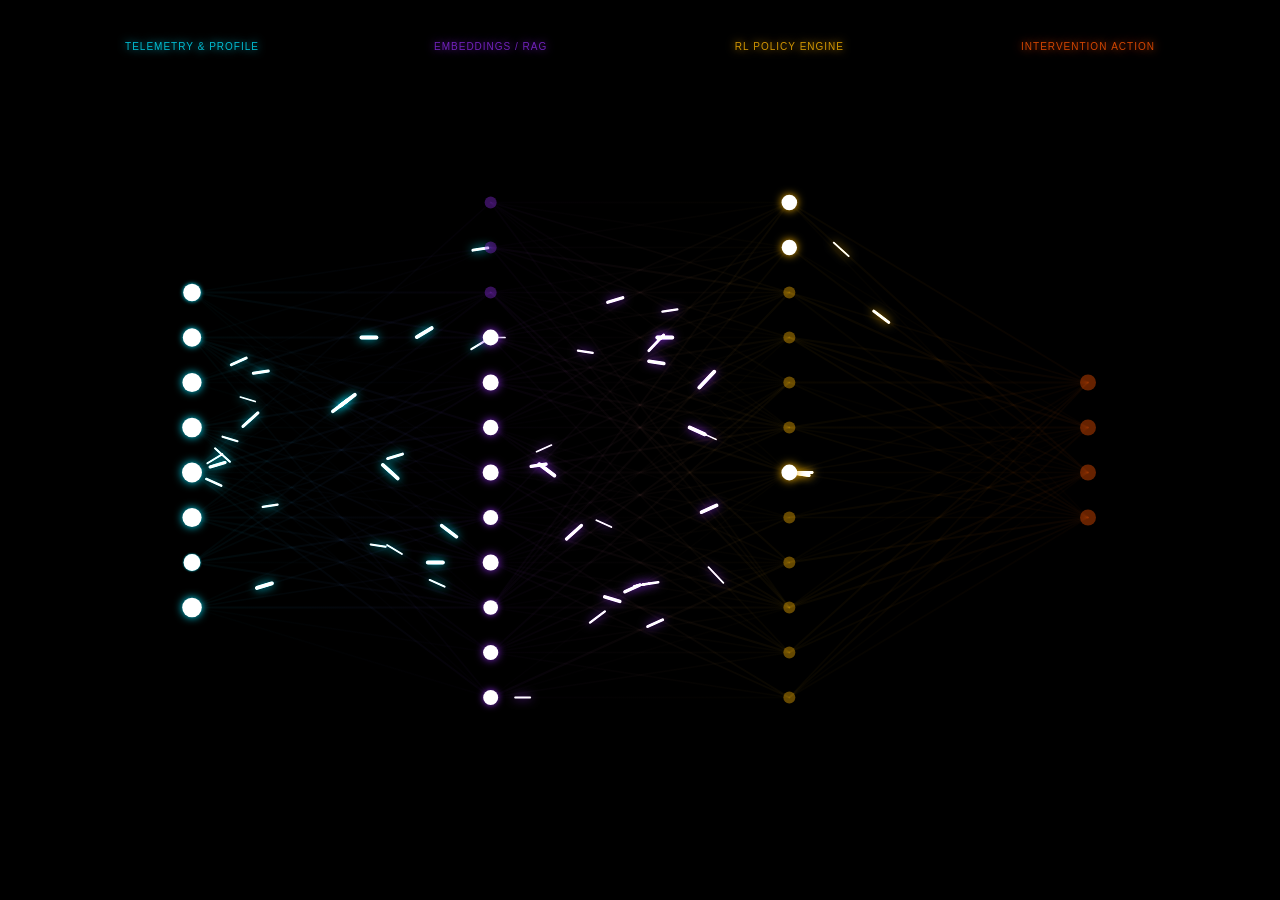
<file: project-bolt-sb1-joxlbqes/project/public/neural_network.html>
<!DOCTYPE html>
<html lang="en">
<head>
  <meta charset="UTF-8">
  <meta name="viewport" content="width=device-width, initial-scale=1.0">
  <title>System Architecture & Data Flow</title>
  <link rel="preconnect" href="https://fonts.googleapis.com">
  <link rel="preconnect" href="https://fonts.gstatic.com" crossorigin>
  <link href="https://fonts.googleapis.com/css2?family=Outfit:wght@300;400;500;600;700&family=JetBrains+Mono:wght@300;400;500&display=swap" rel="stylesheet">
  
  <style>
    :root {
      --bg-color: #000000;
      --text-color: #f1f3f9;
      --text-muted: #8e99a7;
      
      --cyan: #00e5ff;
      --violet: #8a2be2;
      --amber: #ffb703;
      --orange: #ff5500;
      
      --font-sans: 'Outfit', -apple-system, sans-serif;
    }

    * {
      box-sizing: border-box;
      margin: 0;
      padding: 0;
    }

    body {
      background-color: var(--bg-color);
      color: var(--text-color);
      font-family: var(--font-sans);
      overflow: hidden;
      width: 100vw;
      height: 100vh;
      display: flex;
      justify-content: center;
      align-items: center;
      position: relative;
    }

    /* Subtle background ambient glow removed for pure black aesthetic */
    .ambient-glow {
      display: none;
    }

    canvas {
      position: absolute;
      top: 0;
      left: 0;
      width: 100%;
      height: 100%;
      z-index: 1;
    }
  </style>
</head>
<body>

  <div class="ambient-glow"></div>
  <canvas id="flowCanvas"></canvas>

  <script>
    const canvas = document.getElementById('flowCanvas');
    const ctx = canvas.getContext('2d', { alpha: true });

    let width, height;
    let nodes = [];
    let edges = [];
    let particles = [];
    let layerLabels = [];

    const LAYERS = [
      { name: "Telemetry & Profile", count: 8, color: '#00e5ff' },
      { name: "Embeddings / RAG", count: 12, color: '#8a2be2' },
      { name: "RL Policy Engine", count: 12, color: '#ffb703' },
      { name: "Intervention Action", count: 4, color: '#ff5500' }
    ];

    function resize() {
      width = window.innerWidth;
      height = window.innerHeight;
      const dpr = window.devicePixelRatio || 1;
      
      canvas.width = width * dpr;
      canvas.height = height * dpr;
      ctx.scale(dpr, dpr);
      
      initNetwork();
    }
    
    window.addEventListener('resize', resize);

    class Node {
      constructor(layerIdx, nodeIdx, totalInLayer, x, y, color) {
        this.layerIdx = layerIdx;
        this.nodeIdx = nodeIdx;
        this.x = x;
        this.y = y;
        this.baseColor = color;
        
        // Visuals
        this.radius = layerIdx === 0 || layerIdx === 3 ? 8 : 6;
        this.pulse = 0; // Value from 0 to 1 for glow
      }

      draw(ctx) {
        // Base node
        ctx.beginPath();
        ctx.arc(this.x, this.y, this.radius + this.pulse * 2, 0, Math.PI * 2);
        
        if (this.pulse > 0.01) {
          ctx.shadowBlur = 10 * this.pulse;
          ctx.shadowColor = this.baseColor;
          ctx.fillStyle = '#fff';
        } else {
          ctx.shadowBlur = 0;
          ctx.fillStyle = this.baseColor;
          ctx.globalAlpha = 0.4;
        }
        
        ctx.fill();
        ctx.globalAlpha = 1.0;
        ctx.shadowBlur = 0;
        
        // Decay pulse
        if (this.pulse > 0) {
          this.pulse = Math.max(0, this.pulse - 0.05);
        }
      }
      
      trigger() {
        this.pulse = 1.0;
      }
    }

    class Edge {
      constructor(fromNode, toNode) {
        this.from = fromNode;
        this.to = toNode;
        // Random strength determines opacity and speed modifier
        this.strength = Math.random() * 0.7 + 0.3;
      }

      draw(ctx) {
        ctx.beginPath();
        ctx.moveTo(this.from.x, this.from.y);
        ctx.lineTo(this.to.x, this.to.y);
        
        // Gradient for edge
        const grad = ctx.createLinearGradient(this.from.x, this.from.y, this.to.x, this.to.y);
        grad.addColorStop(0, this.from.baseColor);
        grad.addColorStop(1, this.to.baseColor);
        
        ctx.strokeStyle = grad;
        ctx.globalAlpha = 0.05 * this.strength;
        ctx.lineWidth = 1 + this.strength;
        ctx.stroke();
        ctx.globalAlpha = 1.0;
      }
    }

    class Particle {
      constructor(edge) {
        this.edge = edge;
        this.progress = 0;
        // Speed depends on edge strength, increased for faster flow
        this.speed = (0.04 + Math.random() * 0.04) * edge.strength * 2.0;
        this.size = 2 + Math.random() * 3;
        this.color = edge.from.baseColor;
        this.active = true;
      }

      update() {
        this.progress += this.speed;
        if (this.progress >= 1.0) {
          this.active = false;
          // Trigger destination node
          this.edge.to.trigger();
          
          // Spawn new particles from the destination node if it's not the last layer
          if (this.edge.to.layerIdx < LAYERS.length - 1) {
            spawnParticlesFromNode(this.edge.to);
          }
        }
      }

      draw(ctx) {
        if (!this.active) return;
        
        const x = this.edge.from.x + (this.edge.to.x - this.edge.from.x) * this.progress;
        const y = this.edge.from.y + (this.edge.to.y - this.edge.from.y) * this.progress;
        
        const trailLen = 0.05;
        const tailProgress = Math.max(0, this.progress - trailLen);
        const tx = this.edge.from.x + (this.edge.to.x - this.edge.from.x) * tailProgress;
        const ty = this.edge.from.y + (this.edge.to.y - this.edge.from.y) * tailProgress;
        
        ctx.beginPath();
        ctx.moveTo(tx, ty);
        ctx.lineTo(x, y);
        
        ctx.shadowBlur = 10;
        ctx.shadowColor = this.color;
        ctx.strokeStyle = '#fff'; // Bright core
        ctx.lineWidth = this.size * 0.8;
        ctx.lineCap = 'round';
        
        ctx.stroke();
        ctx.shadowBlur = 0;
      }
    }

    function initNetwork() {
      nodes = [];
      edges = [];
      particles = [];
      layerLabels = [];
      
      const paddingX = width * 0.15;
      const startX = paddingX;
      const endX = width - paddingX;
      const stepX = (endX - startX) / (LAYERS.length - 1);
      
      const centerY = height / 2;
      
      // Create Nodes
      for (let l = 0; l < LAYERS.length; l++) {
        const layer = LAYERS[l];
        const x = startX + l * stepX;
        layerLabels.push({ text: layer.name, x: x, y: 50, color: layer.color });
        
        const nodeSpacing = Math.min(45, (height - 120) / layer.count);
        const startY = centerY - (layer.count - 1) * nodeSpacing / 2;
        
        for (let i = 0; i < layer.count; i++) {
          const y = startY + i * nodeSpacing;
          nodes.push(new Node(l, i, layer.count, x, y, layer.color));
        }
      }
      
      // Create Edges
      for (let l = 0; l < LAYERS.length - 1; l++) {
        const fromNodes = nodes.filter(n => n.layerIdx === l);
        const toNodes = nodes.filter(n => n.layerIdx === l + 1);
        
        for (const fromN of fromNodes) {
          // Connect to a subset of nodes in the next layer to avoid complete spaghetti
          // Higher chance to connect to nodes directly across
          for (const toN of toNodes) {
            const dy = Math.abs(fromN.y - toN.y);
            const prob = Math.max(0.1, 1.0 - (dy / (height * 0.6)));
            
            if (Math.random() < prob) {
              edges.push(new Edge(fromN, toN));
            }
          }
        }
      }
    }

    function spawnParticlesFromNode(node) {
      // Find edges leaving this node
      const leavingEdges = edges.filter(e => e.from === node);
      if (leavingEdges.length === 0) return;
      
      // Spawn 1 to 3 particles
      const count = 1 + Math.floor(Math.random() * 2);
      for (let i = 0; i < count; i++) {
        const edge = leavingEdges[Math.floor(Math.random() * leavingEdges.length)];
        particles.push(new Particle(edge));
      }
    }

    function spawnInitialData() {
      // Spawn particles at the input layer
      const inputNodes = nodes.filter(n => n.layerIdx === 0);
      if (inputNodes.length === 0) return;
      
      // Select 1-3 random input nodes
      const count = 1 + Math.floor(Math.random() * 3);
      for (let i = 0; i < count; i++) {
        const node = inputNodes[Math.floor(Math.random() * inputNodes.length)];
        node.trigger();
        spawnParticlesFromNode(node);
      }
    }

    let frameCount = 0;

    function render() {
      ctx.clearRect(0, 0, width, height);
      
      // Add a very subtle trail effect (requires not using clearRect entirely, but we want clean edges)
      // We will stick to clearRect for crispness
      
      ctx.globalCompositeOperation = 'screen';
      
      // Draw edges
      for (const edge of edges) {
        edge.draw(ctx);
      }
      
      // Update and draw particles
      ctx.globalCompositeOperation = 'lighter';
      for (let i = particles.length - 1; i >= 0; i--) {
        const p = particles[i];
        p.update();
        p.draw(ctx);
        if (!p.active) {
          particles.splice(i, 1);
        }
      }
      
      // Draw nodes
      ctx.globalCompositeOperation = 'source-over';
      for (const node of nodes) {
        node.draw(ctx);
      }
      
      // Draw Layer Labels
      ctx.textAlign = 'center';
      for (const label of layerLabels) {
        ctx.fillStyle = label.color;
        ctx.font = '600 14px var(--font-sans)';
        ctx.letterSpacing = '1px';
        ctx.globalAlpha = 0.8;
        ctx.shadowBlur = 8;
        ctx.shadowColor = label.color;
        ctx.fillText(label.text.toUpperCase(), label.x, label.y);
      }
      ctx.globalAlpha = 1.0;
      ctx.shadowBlur = 0;
      
      // Spawn continuously and faster
      frameCount++;
      if (frameCount % 2 === 0) { 
        spawnInitialData();
      }
      
      requestAnimationFrame(render);
    }

    // Initialize
    resize();
    render();
    
    // Initial burst
    for(let i=0; i<5; i++) spawnInitialData();

  </script>
</body>
</html>
</file>
